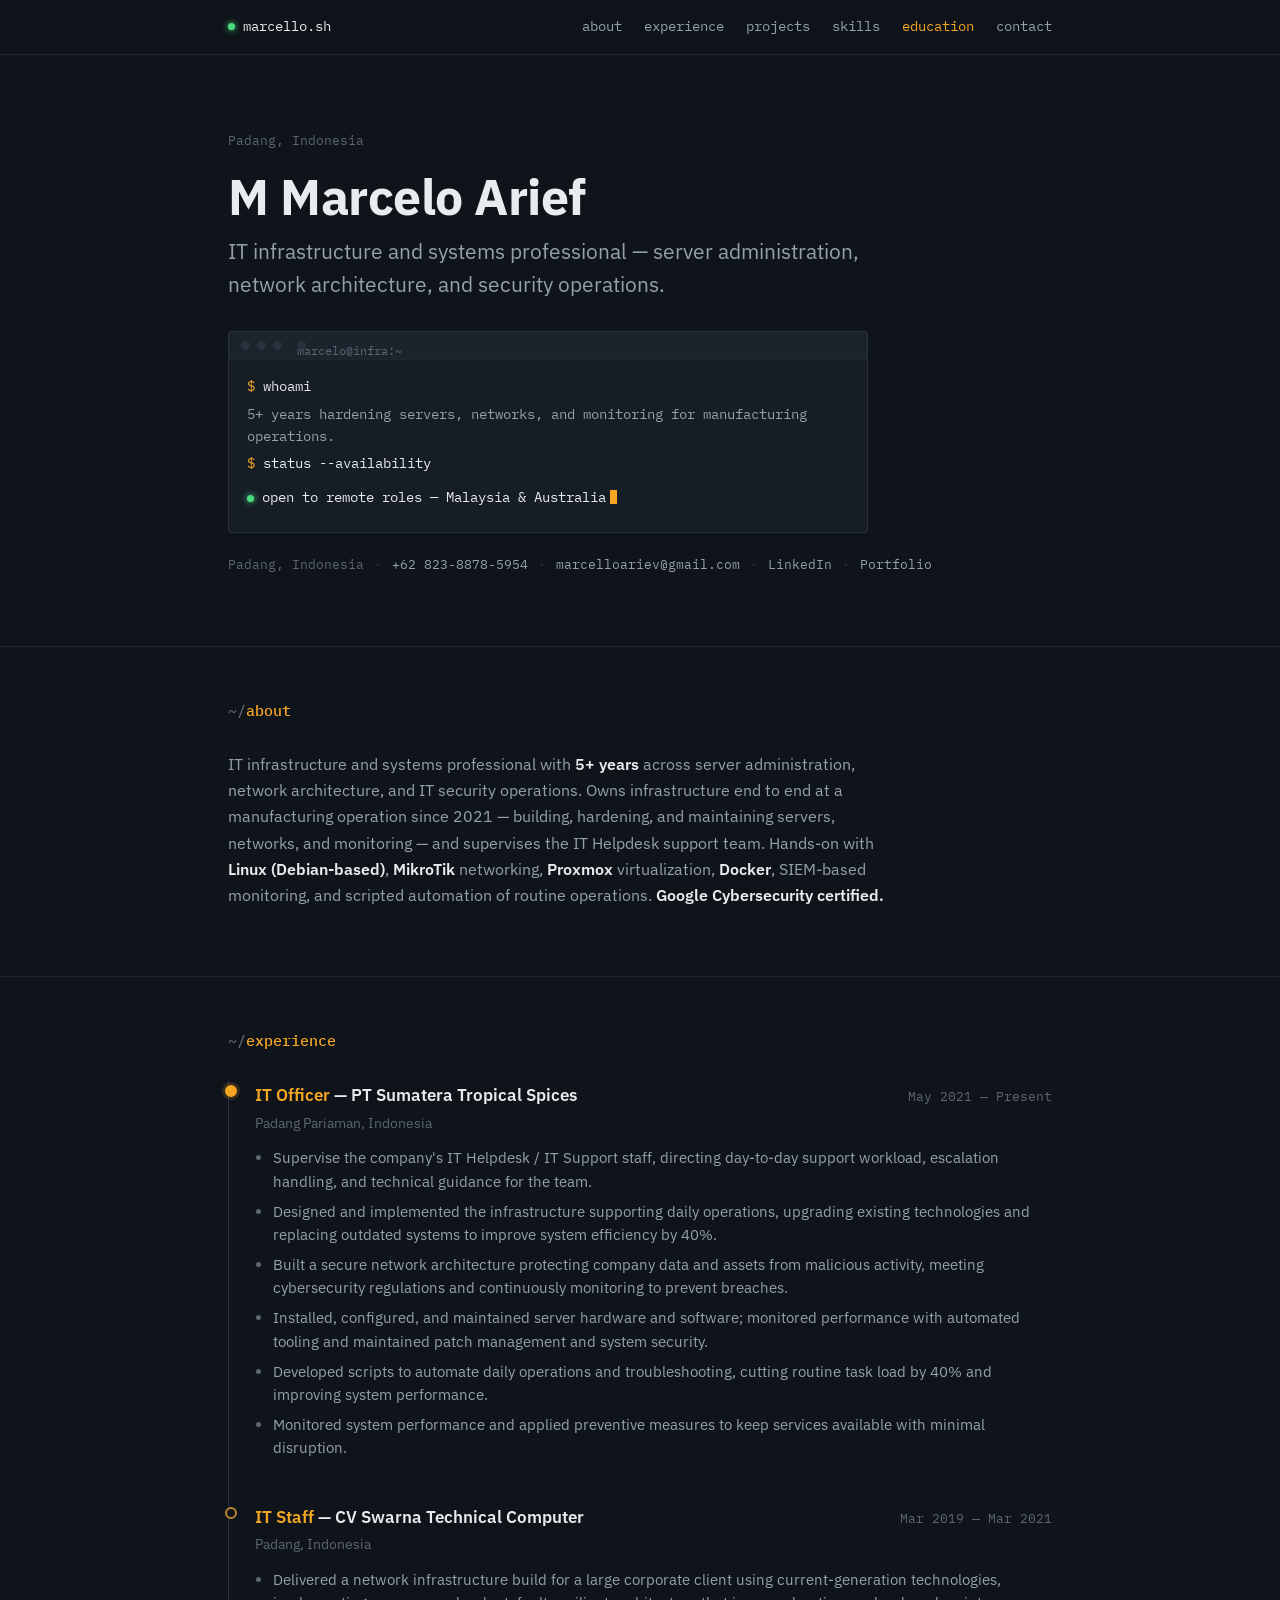
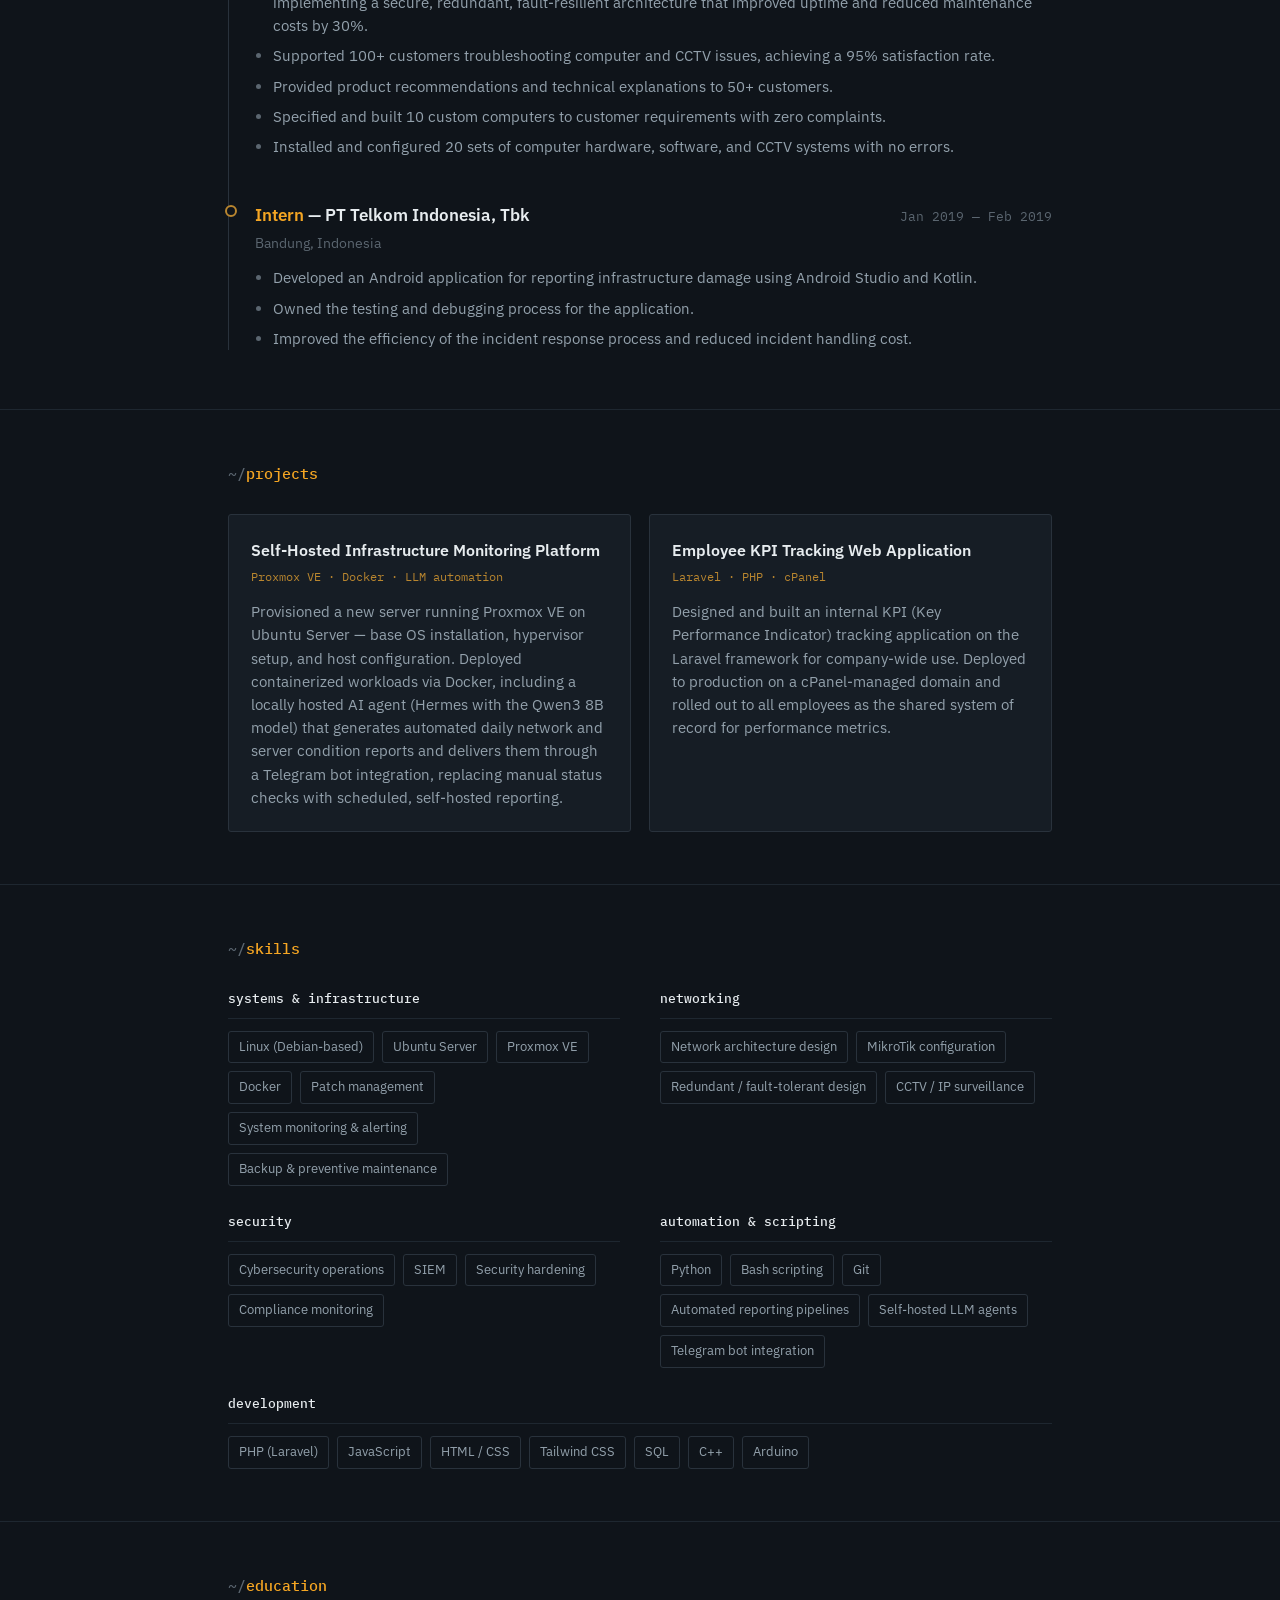
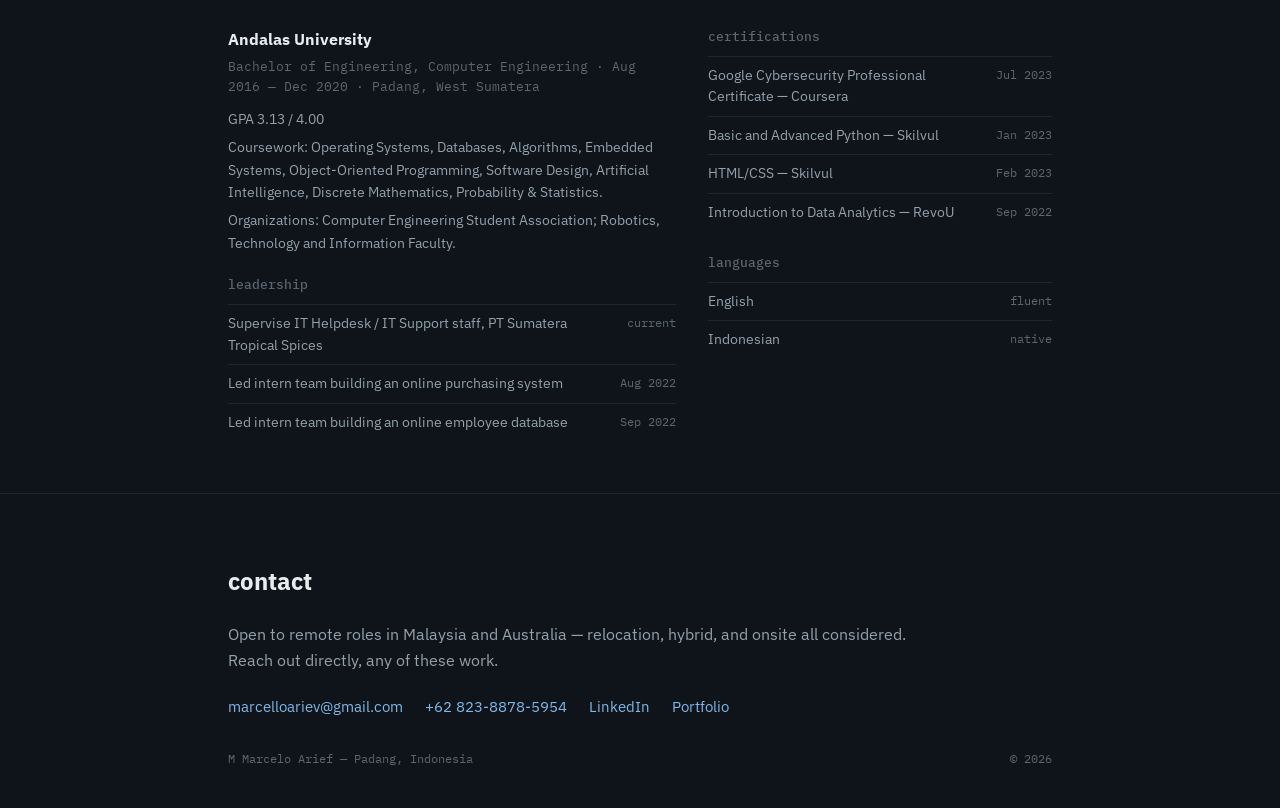
<file: index.html>
<!DOCTYPE html>
<html lang="en">
<head>
<meta charset="UTF-8">
<meta name="viewport" content="width=device-width, initial-scale=1.0">
<title>M Marcelo Arief | IT Infrastructure &amp; Systems Professional</title>
<meta name="description" content="Portfolio of M Marcelo Arief — IT infrastructure and systems professional specializing in server administration, network architecture, and security operations.">
<link rel="icon" href="data:image/svg+xml,<svg xmlns=%22http://www.w3.org/2000/svg%22 viewBox=%220 0 100 100%22><rect width=%22100%22 height=%22100%22 rx=%2218%22 fill=%22%230F141A%22/><text x=%2250%22 y=%2266%22 font-size=%2258%22 text-anchor=%22middle%22 fill=%22%23F5A623%22 font-family=%22monospace%22>~</text></svg>">
<link rel="preconnect" href="https://fonts.googleapis.com">
<link rel="preconnect" href="https://fonts.gstatic.com" crossorigin>
<link href="https://fonts.googleapis.com/css2?family=IBM+Plex+Mono:wght@400;500;600&family=IBM+Plex+Sans:wght@400;500;600;700&display=swap" rel="stylesheet">
<link rel="stylesheet" href="css/styles.css">
</head>
<body>

<header class="nav">
  <div class="nav-inner">
    <a href="#top" class="nav-logo"><span class="dot"></span>marcello.sh</a>
    <button class="nav-toggle" aria-label="Toggle navigation menu" aria-expanded="false"><span></span></button>
    <ul class="nav-links">
      <li><a href="#about">about</a></li>
      <li><a href="#experience">experience</a></li>
      <li><a href="#projects">projects</a></li>
      <li><a href="#skills">skills</a></li>
      <li><a href="#education">education</a></li>
      <li><a href="#contact">contact</a></li>
    </ul>
  </div>
</header>

<main id="top">

  <!-- HERO -->
  <section class="hero">
    <div class="wrap">
      <p class="hero-kicker">Padang, Indonesia</p>
      <h1>M Marcelo Arief</h1>
      <p class="role">IT infrastructure and systems professional — server administration, network architecture, and security operations.</p>

      <div class="term">
        <div class="term-bar">
          <span></span><span></span><span></span>
          <span class="path">marcelo@infra:~</span>
        </div>
        <div class="term-body">
          <p class="term-line cmd">whoami</p>
          <p class="term-line">5+ years hardening servers, networks, and monitoring for manufacturing operations.</p>
          <p class="term-line cmd">status --availability</p>
          <p class="term-line status"><span class="status-dot"></span>open to remote roles — Malaysia &amp; Australia<span class="cursor"></span></p>
        </div>
      </div>

      <p class="hero-meta">
        <span>Padang, Indonesia</span><span class="sep">·</span>
        <a href="tel:+6282388785954">+62 823-8878-5954</a><span class="sep">·</span>
        <a href="mailto:marcelloariev@gmail.com">marcelloariev@gmail.com</a><span class="sep">·</span>
        <a href="https://www.linkedin.com/in/m-marcelo-arief-aa9b51188/" target="_blank" rel="noopener">LinkedIn</a><span class="sep">·</span>
        <a href="https://marcelloarief.github.io" target="_blank" rel="noopener">Portfolio</a>
      </p>
    </div>
  </section>

  <!-- ABOUT -->
  <section id="about">
    <div class="wrap">
      <h2>about</h2>
      <p class="lede">
        IT infrastructure and systems professional with <strong>5+ years</strong> across server administration,
        network architecture, and IT security operations. Owns infrastructure end to end at a manufacturing
        operation since 2021 — building, hardening, and maintaining servers, networks, and monitoring — and
        supervises the IT Helpdesk support team. Hands-on with <strong>Linux (Debian-based)</strong>,
        <strong>MikroTik</strong> networking, <strong>Proxmox</strong> virtualization, <strong>Docker</strong>,
        SIEM-based monitoring, and scripted automation of routine operations.
        <strong>Google Cybersecurity certified.</strong>
      </p>
    </div>
  </section>

  <!-- EXPERIENCE -->
  <section id="experience">
    <div class="wrap">
      <h2>experience</h2>
      <div class="timeline">

        <div class="job current">
          <div class="job-head">
            <div class="job-title"><span class="role-name">IT Officer</span> — PT Sumatera Tropical Spices</div>
            <div class="job-date">May 2021 — Present</div>
          </div>
          <p class="job-loc">Padang Pariaman, Indonesia</p>
          <ul>
            <li>Supervise the company's IT Helpdesk / IT Support staff, directing day-to-day support workload, escalation handling, and technical guidance for the team.</li>
            <li>Designed and implemented the infrastructure supporting daily operations, upgrading existing technologies and replacing outdated systems to improve system efficiency by 40%.</li>
            <li>Built a secure network architecture protecting company data and assets from malicious activity, meeting cybersecurity regulations and continuously monitoring to prevent breaches.</li>
            <li>Installed, configured, and maintained server hardware and software; monitored performance with automated tooling and maintained patch management and system security.</li>
            <li>Developed scripts to automate daily operations and troubleshooting, cutting routine task load by 40% and improving system performance.</li>
            <li>Monitored system performance and applied preventive measures to keep services available with minimal disruption.</li>
          </ul>
        </div>

        <div class="job">
          <div class="job-head">
            <div class="job-title"><span class="role-name">IT Staff</span> — CV Swarna Technical Computer</div>
            <div class="job-date">Mar 2019 — Mar 2021</div>
          </div>
          <p class="job-loc">Padang, Indonesia</p>
          <ul>
            <li>Delivered a network infrastructure build for a large corporate client using current-generation technologies, implementing a secure, redundant, fault-resilient architecture that improved uptime and reduced maintenance costs by 30%.</li>
            <li>Supported 100+ customers troubleshooting computer and CCTV issues, achieving a 95% satisfaction rate.</li>
            <li>Provided product recommendations and technical explanations to 50+ customers.</li>
            <li>Specified and built 10 custom computers to customer requirements with zero complaints.</li>
            <li>Installed and configured 20 sets of computer hardware, software, and CCTV systems with no errors.</li>
          </ul>
        </div>

        <div class="job">
          <div class="job-head">
            <div class="job-title"><span class="role-name">Intern</span> — PT Telkom Indonesia, Tbk</div>
            <div class="job-date">Jan 2019 — Feb 2019</div>
          </div>
          <p class="job-loc">Bandung, Indonesia</p>
          <ul>
            <li>Developed an Android application for reporting infrastructure damage using Android Studio and Kotlin.</li>
            <li>Owned the testing and debugging process for the application.</li>
            <li>Improved the efficiency of the incident response process and reduced incident handling cost.</li>
          </ul>
        </div>

      </div>
    </div>
  </section>

  <!-- PROJECTS -->
  <section id="projects">
    <div class="wrap">
      <h2>projects</h2>
      <div class="projects-grid">

        <div class="card">
          <h3>Self-Hosted Infrastructure Monitoring Platform</h3>
          <p class="stack">Proxmox VE · Docker · LLM automation</p>
          <p>
            Provisioned a new server running Proxmox VE on Ubuntu Server — base OS installation, hypervisor setup,
            and host configuration. Deployed containerized workloads via Docker, including a locally hosted AI
            agent (Hermes with the Qwen3 8B model) that generates automated daily network and server condition
            reports and delivers them through a Telegram bot integration, replacing manual status checks with
            scheduled, self-hosted reporting.
          </p>
        </div>

        <div class="card">
          <h3>Employee KPI Tracking Web Application</h3>
          <p class="stack">Laravel · PHP · cPanel</p>
          <p>
            Designed and built an internal KPI (Key Performance Indicator) tracking application on the Laravel
            framework for company-wide use. Deployed to production on a cPanel-managed domain and rolled out to
            all employees as the shared system of record for performance metrics.
          </p>
        </div>

      </div>
    </div>
  </section>

  <!-- SKILLS -->
  <section id="skills">
    <div class="wrap">
      <h2>skills</h2>
      <div class="skills-grid">

        <div class="skill-group">
          <h3>systems &amp; infrastructure</h3>
          <div class="tags">
            <span class="tag">Linux (Debian-based)</span>
            <span class="tag">Ubuntu Server</span>
            <span class="tag">Proxmox VE</span>
            <span class="tag">Docker</span>
            <span class="tag">Patch management</span>
            <span class="tag">System monitoring &amp; alerting</span>
            <span class="tag">Backup &amp; preventive maintenance</span>
          </div>
        </div>

        <div class="skill-group">
          <h3>networking</h3>
          <div class="tags">
            <span class="tag">Network architecture design</span>
            <span class="tag">MikroTik configuration</span>
            <span class="tag">Redundant / fault-tolerant design</span>
            <span class="tag">CCTV / IP surveillance</span>
          </div>
        </div>

        <div class="skill-group">
          <h3>security</h3>
          <div class="tags">
            <span class="tag">Cybersecurity operations</span>
            <span class="tag">SIEM</span>
            <span class="tag">Security hardening</span>
            <span class="tag">Compliance monitoring</span>
          </div>
        </div>

        <div class="skill-group">
          <h3>automation &amp; scripting</h3>
          <div class="tags">
            <span class="tag">Python</span>
            <span class="tag">Bash scripting</span>
            <span class="tag">Git</span>
            <span class="tag">Automated reporting pipelines</span>
            <span class="tag">Self-hosted LLM agents</span>
            <span class="tag">Telegram bot integration</span>
          </div>
        </div>

        <div class="skill-group" style="grid-column: 1 / -1;">
          <h3>development</h3>
          <div class="tags">
            <span class="tag">PHP (Laravel)</span>
            <span class="tag">JavaScript</span>
            <span class="tag">HTML / CSS</span>
            <span class="tag">Tailwind CSS</span>
            <span class="tag">SQL</span>
            <span class="tag">C++</span>
            <span class="tag">Arduino</span>
          </div>
        </div>

      </div>
    </div>
  </section>

  <!-- EDUCATION -->
  <section id="education">
    <div class="wrap">
      <h2>education</h2>
      <div class="edu-grid">

        <div class="edu-block">
          <h3>Andalas University</h3>
          <p class="edu-date">Bachelor of Engineering, Computer Engineering · Aug 2016 — Dec 2020 · Padang, West Sumatera</p>
          <p>GPA 3.13 / 4.00</p>
          <p>Coursework: Operating Systems, Databases, Algorithms, Embedded Systems, Object-Oriented Programming, Software Design, Artificial Intelligence, Discrete Mathematics, Probability &amp; Statistics.</p>
          <p>Organizations: Computer Engineering Student Association; Robotics, Technology and Information Faculty.</p>

          <div class="sub-list">
            <h4>leadership</h4>
            <ul>
              <li><span>Supervise IT Helpdesk / IT Support staff, PT Sumatera Tropical Spices</span><span class="when">current</span></li>
              <li><span>Led intern team building an online purchasing system</span><span class="when">Aug 2022</span></li>
              <li><span>Led intern team building an online employee database</span><span class="when">Sep 2022</span></li>
            </ul>
          </div>
        </div>

        <div class="edu-block">
          <div class="sub-list" style="margin-top:0;">
            <h4>certifications</h4>
            <ul>
              <li><span>Google Cybersecurity Professional Certificate — Coursera</span><span class="when">Jul 2023</span></li>
              <li><span>Basic and Advanced Python — Skilvul</span><span class="when">Jan 2023</span></li>
              <li><span>HTML/CSS — Skilvul</span><span class="when">Feb 2023</span></li>
              <li><span>Introduction to Data Analytics — RevoU</span><span class="when">Sep 2022</span></li>
            </ul>
          </div>

          <div class="sub-list">
            <h4>languages</h4>
            <ul>
              <li><span>English</span><span class="when">fluent</span></li>
              <li><span>Indonesian</span><span class="when">native</span></li>
            </ul>
          </div>
        </div>

      </div>
    </div>
  </section>

  <!-- CONTACT -->
  <footer id="contact">
    <div class="wrap">
      <h2>contact</h2>
      <div class="contact-row">
        <p class="lede" style="margin:0;">
          Open to remote roles in Malaysia and Australia — relocation, hybrid, and onsite all considered.
          Reach out directly, any of these work.
        </p>
      </div>
      <div class="contact-links" style="margin-top:22px;">
        <a href="mailto:marcelloariev@gmail.com">marcelloariev@gmail.com</a>
        <a href="tel:+6282388785954">+62 823-8878-5954</a>
        <a href="https://www.linkedin.com/in/m-marcelo-arief-aa9b51188/" target="_blank" rel="noopener">LinkedIn</a>
        <a href="https://marcelloarief.github.io" target="_blank" rel="noopener">Portfolio</a>
      </div>
      <div class="fine">
        <span>M Marcelo Arief — Padang, Indonesia</span>
        <span>© 2026</span>
      </div>
    </div>
  </footer>

</main>

<script src="js/script.js"></script>
</body>
</html>
</file>
<file: css/styles.css>
/* =========================================================
   M Marcelo Arief — Portfolio
   Design tokens
   ========================================================= */
:root{
  --bg: #0F141A;
  --bg-elevated: #161D25;
  --bg-elevated-2: #1B232C;
  --border: #29323C;
  --border-soft: #1E2730;
  --text: #E7ECEF;
  --text-dim: #93A1AC;
  --text-faint: #5B6670;
  --accent: #F5A623;
  --accent-dim: #B9862F;
  --ok: #4ADE80;
  --link: #7DB8E8;
  --font-sans: 'IBM Plex Sans', -apple-system, sans-serif;
  --font-mono: 'IBM Plex Mono', ui-monospace, monospace;
  --maxw: 880px;
  --radius: 3px;
}

*{ box-sizing: border-box; }
html{ scroll-behavior: smooth; }

@media (prefers-reduced-motion: reduce){
  html{ scroll-behavior: auto; }
  *{ animation-duration: 0.001ms !important; animation-iteration-count: 1 !important; transition-duration: 0.001ms !important; }
}

body{
  margin: 0;
  background: var(--bg);
  color: var(--text);
  font-family: var(--font-sans);
  font-size: 16px;
  line-height: 1.6;
  -webkit-font-smoothing: antialiased;
}

::selection{ background: var(--accent); color: #0F141A; }

a{ color: var(--link); text-decoration: none; border-bottom: 1px solid transparent; transition: border-color .15s ease; }
a:hover{ border-bottom-color: var(--link); }
a:focus-visible, button:focus-visible, input:focus-visible{
  outline: 2px solid var(--accent);
  outline-offset: 2px;
}

.wrap{ max-width: var(--maxw); margin: 0 auto; padding: 0 28px; }

/* ---------- NAV ---------- */
header.nav{
  position: sticky; top: 0; z-index: 50;
  background: rgba(15,20,26,0.92);
  backdrop-filter: saturate(140%) blur(8px);
  border-bottom: 1px solid var(--border-soft);
}
.nav-inner{
  max-width: var(--maxw); margin: 0 auto; padding: 16px 28px;
  display: flex; align-items: center; justify-content: space-between;
  font-family: var(--font-mono); font-size: 13.5px;
}
.nav-logo{ color: var(--text); border: none; display: flex; align-items: center; gap: 8px; }
.nav-logo:hover{ border: none; }
.nav-logo .dot{ width: 7px; height: 7px; border-radius: 50%; background: var(--ok); box-shadow: 0 0 6px var(--ok); flex: none; }

.nav-links{ display: flex; gap: 22px; list-style: none; margin: 0; padding: 0; }
.nav-links a{ color: var(--text-dim); }
.nav-links a:hover{ color: var(--text); border-bottom-color: var(--text-dim); }
.nav-links a.active{ color: var(--accent); }

.nav-toggle{
  display: none;
  background: none; border: 1px solid var(--border); border-radius: var(--radius);
  width: 34px; height: 30px; cursor: pointer;
  position: relative;
}
.nav-toggle span, .nav-toggle span::before, .nav-toggle span::after{
  content: ""; position: absolute; left: 8px; right: 8px; height: 1px; background: var(--text-dim);
  transition: transform .2s ease, opacity .2s ease;
}
.nav-toggle span{ top: 14px; }
.nav-toggle span::before{ top: -6px; }
.nav-toggle span::after{ top: 6px; }
.nav-toggle[aria-expanded="true"] span{ background: transparent; }
.nav-toggle[aria-expanded="true"] span::before{ transform: translateY(6px) rotate(45deg); }
.nav-toggle[aria-expanded="true"] span::after{ transform: translateY(-6px) rotate(-45deg); }

@media (max-width: 640px){
  .nav-links{
    position: absolute; top: 100%; left: 0; right: 0;
    flex-direction: column; gap: 0;
    background: var(--bg-elevated);
    border-bottom: 1px solid var(--border-soft);
    max-height: 0; overflow: hidden;
    transition: max-height .22s ease;
  }
  .nav-links.open{ max-height: 320px; }
  .nav-links a{ display: block; padding: 14px 28px; border-bottom: 1px solid var(--border-soft); }
  .nav-toggle{ display: block; }
}

/* ---------- HERO ---------- */
.hero{ padding: 76px 0 56px; border-top: none; }
.hero-kicker{
  font-family: var(--font-mono); font-size: 13px; color: var(--text-faint);
  margin: 0 0 18px;
}
.hero h1{
  font-size: clamp(2.1rem, 5vw, 3.1rem);
  line-height: 1.12;
  margin: 0 0 10px;
  font-weight: 700;
  letter-spacing: -0.01em;
}
.hero .role{
  font-size: clamp(1.05rem, 2.4vw, 1.3rem);
  color: var(--text-dim);
  margin: 0 0 30px;
  font-weight: 400;
  max-width: 640px;
}

.term{
  background: var(--bg-elevated);
  border: 1px solid var(--border);
  border-radius: var(--radius);
  overflow: hidden;
  max-width: 640px;
}
.term-bar{
  display: flex; align-items: center; gap: 7px;
  padding: 9px 12px;
  border-bottom: 1px solid var(--border-soft);
  background: var(--bg-elevated-2);
}
.term-bar span{ width: 9px; height: 9px; border-radius: 50%; background: var(--border); }
.term-bar .path{ margin-left: 8px; font-family: var(--font-mono); font-size: 12px; color: var(--text-faint); }
.term-body{ padding: 16px 18px 18px; font-family: var(--font-mono); font-size: 13.5px; color: var(--text-dim); }
.term-body .cmd{ color: var(--text); }
.term-body .cmd::before{ content: "$ "; color: var(--accent); }
.term-line{ margin: 0 0 6px; }
.term-line.status{ margin-top: 12px; color: var(--text); }
.status-dot{
  display: inline-block; width: 7px; height: 7px; border-radius: 50%;
  background: var(--ok); margin-right: 8px; box-shadow: 0 0 6px var(--ok);
}
.cursor{
  display: inline-block; width: 7px; height: 14px; background: var(--accent);
  margin-left: 4px; vertical-align: -2px;
  animation: blink 1.05s steps(1) infinite;
}
@keyframes blink{ 50%{ opacity: 0; } }

.hero-meta{
  margin-top: 22px;
  font-family: var(--font-mono);
  font-size: 13px;
  color: var(--text-faint);
  display: flex; flex-wrap: wrap; gap: 6px 10px;
}
.hero-meta a{ color: var(--text-dim); }
.hero-meta .sep{ color: var(--border); }

/* ---------- SECTIONS ---------- */
section{ padding: 52px 0; border-top: 1px solid var(--border-soft); }
section h2{
  font-family: var(--font-mono);
  font-size: 15px;
  font-weight: 500;
  color: var(--accent);
  margin: 0 0 28px;
  scroll-margin-top: 70px;
}
section h2::before{ content: "~/"; color: var(--text-faint); }

.lede{ max-width: 680px; color: var(--text-dim); font-size: 1.02rem; }
.lede strong{ color: var(--text); font-weight: 600; }

/* ---------- EXPERIENCE ---------- */
.timeline{ position: relative; }
.job{ position: relative; padding: 0 0 36px 26px; border-left: 1px solid var(--border); }
.job:last-child{ padding-bottom: 0; }
.job::before{
  content: "";
  position: absolute; left: -4.5px; top: 4px;
  width: 8px; height: 8px; border-radius: 50%;
  background: var(--bg); border: 2px solid var(--accent-dim);
}
.job.current::before{ border-color: var(--accent); background: var(--accent); box-shadow: 0 0 0 3px rgba(245,166,35,0.15); }
.job-head{
  display: flex; flex-wrap: wrap; align-items: baseline; justify-content: space-between; gap: 6px 16px;
  margin-bottom: 4px;
}
.job-title{ font-size: 1.08rem; font-weight: 600; color: var(--text); }
.job-title .role-name{ color: var(--accent); }
.job-date{ font-family: var(--font-mono); font-size: 12.5px; color: var(--text-faint); white-space: nowrap; }
.job-loc{ font-size: 13.5px; color: var(--text-faint); margin: 0 0 12px; }
.job ul{ margin: 0; padding-left: 18px; color: var(--text-dim); }
.job li{ margin-bottom: 7px; font-size: 14.5px; }
.job li::marker{ color: var(--text-faint); }

/* ---------- PROJECTS ---------- */
.projects-grid{ display: grid; grid-template-columns: 1fr 1fr; gap: 18px; }
@media (max-width: 700px){ .projects-grid{ grid-template-columns: 1fr; } }
.card{ background: var(--bg-elevated); border: 1px solid var(--border); border-radius: var(--radius); padding: 22px; }
.card h3{ margin: 0 0 4px; font-size: 1.02rem; color: var(--text); font-weight: 600; }
.card .stack{ font-family: var(--font-mono); font-size: 12px; color: var(--accent-dim); margin: 0 0 14px; }
.card p{ margin: 0; font-size: 14.5px; color: var(--text-dim); }

/* ---------- SKILLS ---------- */
.skills-grid{ display: grid; grid-template-columns: 1fr 1fr; gap: 26px 40px; }
@media (max-width: 700px){ .skills-grid{ grid-template-columns: 1fr; } }
.skill-group h3{
  font-family: var(--font-mono); font-size: 13px; font-weight: 500;
  color: var(--text); margin: 0 0 12px;
  padding-bottom: 8px; border-bottom: 1px solid var(--border-soft);
}
.tags{ display: flex; flex-wrap: wrap; gap: 8px; }
.tag{ font-size: 13px; color: var(--text-dim); border: 1px solid var(--border); border-radius: var(--radius); padding: 5px 10px; }

/* ---------- EDUCATION / CERTS / LEADERSHIP ---------- */
.edu-grid{ display: grid; grid-template-columns: 1.3fr 1fr; gap: 32px; }
@media (max-width: 700px){ .edu-grid{ grid-template-columns: 1fr; } }
.edu-block h3{ font-size: 1.02rem; margin: 0 0 4px; color: var(--text); }
.edu-block .edu-date{ font-family: var(--font-mono); font-size: 12.5px; color: var(--text-faint); margin: 0 0 12px; }
.edu-block p{ font-size: 14px; color: var(--text-dim); margin: 0 0 6px; }
.sub-list{ margin: 20px 0 0; }
.sub-list h4{ font-family: var(--font-mono); font-weight: 500; font-size: 12.5px; color: var(--text-faint); margin: 0 0 10px; }
.sub-list ul{ list-style: none; margin: 0; padding: 0; }
.sub-list li{
  font-size: 13.5px; color: var(--text-dim);
  padding: 8px 0; border-top: 1px solid var(--border-soft);
  display: flex; justify-content: space-between; gap: 12px;
}
.sub-list li span.when{ color: var(--text-faint); font-family: var(--font-mono); font-size: 12px; white-space: nowrap; }

/* ---------- CONTACT / FOOTER ---------- */
footer{ border-top: 1px solid var(--border-soft); padding: 48px 0 40px; }
.contact-row{ display: flex; flex-wrap: wrap; align-items: baseline; justify-content: space-between; gap: 20px; }
.contact-links{ display: flex; flex-wrap: wrap; gap: 8px 22px; font-size: 14.5px; }
footer .fine{
  margin-top: 30px; font-family: var(--font-mono); font-size: 12px; color: var(--text-faint);
  display: flex; flex-wrap: wrap; justify-content: space-between; gap: 8px;
}

/* ---------- back-to-top ---------- */
.back-to-top{
  position: fixed; right: 20px; bottom: 20px;
  width: 38px; height: 38px;
  background: var(--bg-elevated); border: 1px solid var(--border); border-radius: var(--radius);
  color: var(--text-dim); font-family: var(--font-mono); font-size: 16px;
  display: flex; align-items: center; justify-content: center;
  cursor: pointer; opacity: 0; pointer-events: none;
  transition: opacity .2s ease, border-color .2s ease, color .2s ease;
}
.back-to-top.visible{ opacity: 1; pointer-events: auto; }
.back-to-top:hover{ color: var(--accent); border-color: var(--accent-dim); }
</file>
